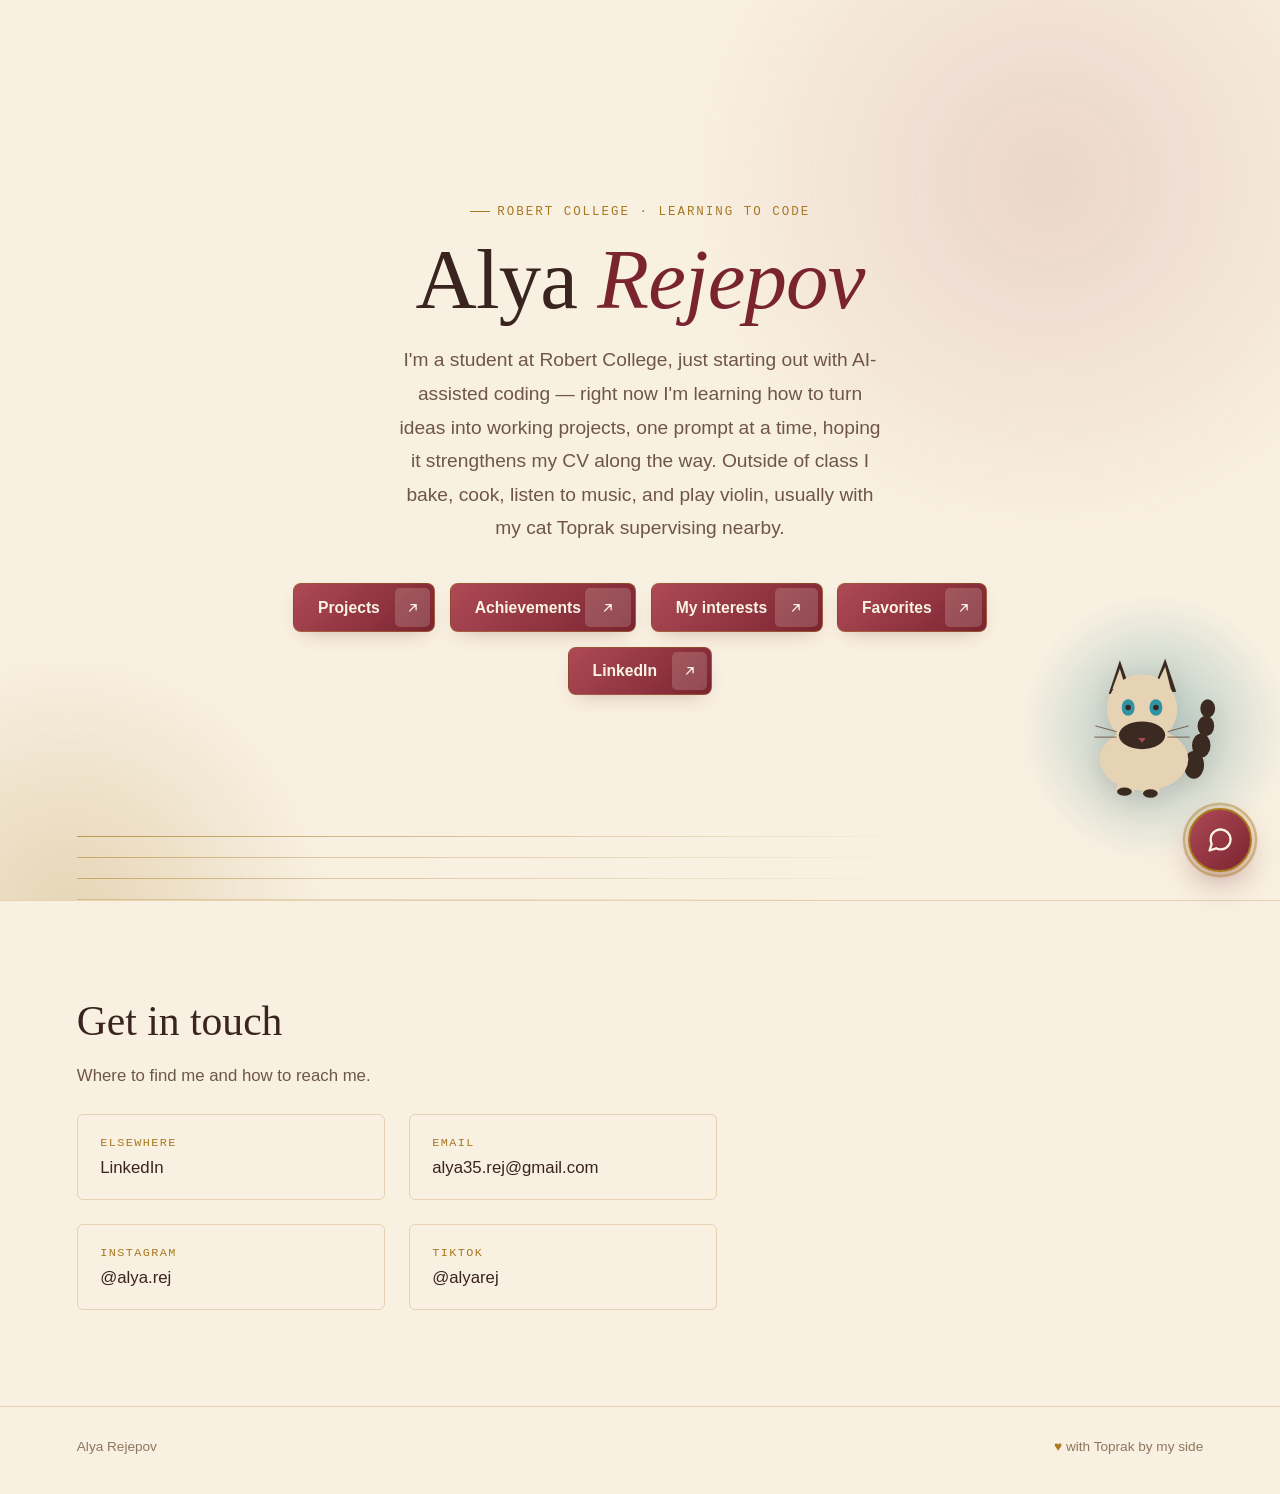
<file: index.html>
<!doctype html>
<html lang="en">
<head>
  <meta charset="utf-8">
  <meta name="viewport" content="width=device-width, initial-scale=1">
  <title>Alya Rejepov</title>
  <meta name="description" content="Alya Rejepov — student at Robert College, new to AI-assisted coding.">
  <link rel="icon" type="image/svg+xml" href="favicon.svg">
  <link rel="stylesheet" href="styles.css">
</head>
<body>

<a class="skip-link" href="#connect">Skip to content</a>

<section class="hero" id="top">
  <div class="hero__glow" aria-hidden="true"></div>
  <div class="hero__glow hero__glow--gold" aria-hidden="true"></div>

  <div class="hero__inner">
    <p class="eyebrow">Robert College &middot; Learning to code</p>
    <h1 class="name">Alya <em>Rejepov</em></h1>
    <p class="intro">
      I'm a student at Robert College, just starting out with AI-assisted coding —
      right now I'm learning how to turn ideas into working projects, one prompt
      at a time, hoping it strengthens my CV along the way. Outside of class I bake,
      cook, listen to music, and play violin, usually with my cat Toprak supervising
      nearby.
    </p>
    <div class="cta-row">
      <a class="cta" href="projects.html">
        <span class="cta__label">Projects</span>
        <span class="cta__icon"><svg viewBox="0 0 24 24" fill="none" stroke="currentColor" stroke-width="2" stroke-linecap="round" stroke-linejoin="round"><path d="M7 17 17 7M9 7h8v8"/></svg></span>
      </a>
      <a class="cta" href="achievements.html">
        <span class="cta__label">Achievements</span>
        <span class="cta__icon"><svg viewBox="0 0 24 24" fill="none" stroke="currentColor" stroke-width="2" stroke-linecap="round" stroke-linejoin="round"><path d="M7 17 17 7M9 7h8v8"/></svg></span>
      </a>
      <a class="cta" href="ilgi-alanlarim.html">
        <span class="cta__label">My interests</span>
        <span class="cta__icon"><svg viewBox="0 0 24 24" fill="none" stroke="currentColor" stroke-width="2" stroke-linecap="round" stroke-linejoin="round"><path d="M7 17 17 7M9 7h8v8"/></svg></span>
      </a>
      <a class="cta" href="favoriler.html">
        <span class="cta__label">Favorites</span>
        <span class="cta__icon"><svg viewBox="0 0 24 24" fill="none" stroke="currentColor" stroke-width="2" stroke-linecap="round" stroke-linejoin="round"><path d="M7 17 17 7M9 7h8v8"/></svg></span>
      </a>
      <a class="cta" href="https://www.linkedin.com/in/alya-rejepov-1987a23a0/" rel="noopener">
        <span class="cta__label">LinkedIn</span>
        <span class="cta__icon"><svg viewBox="0 0 24 24" fill="none" stroke="currentColor" stroke-width="2" stroke-linecap="round" stroke-linejoin="round"><path d="M7 17 17 7M9 7h8v8"/></svg></span>
      </a>
    </div>
  </div>

  <div class="cat-widget" aria-hidden="true">
    <div class="cat-widget__glow"></div>
    <svg viewBox="0 0 160 160">
      <g class="tail">
        <ellipse cx="122" cy="122" rx="11" ry="15" fill="#3a2a22"/>
        <ellipse cx="130" cy="101" rx="10" ry="13" fill="#3a2a22"/>
        <ellipse cx="135" cy="80" rx="9" ry="11" fill="#3a2a22"/>
        <ellipse cx="137" cy="61" rx="8" ry="10" fill="#3a2a22"/>
      </g>

      <ellipse cx="68" cy="116" rx="48" ry="34" fill="#e6d3b3"/>
      <ellipse cx="48" cy="147" rx="10" ry="8" fill="#e6d3b3"/>
      <ellipse cx="75" cy="149" rx="10" ry="8" fill="#e6d3b3"/>
      <ellipse cx="47" cy="151" rx="8" ry="4.5" fill="#3a2a22"/>
      <ellipse cx="75" cy="153" rx="8" ry="4.5" fill="#3a2a22"/>

      <polygon points="30,45 42,9 56,48" fill="#3a2a22"/>
      <polygon points="34,40 42,18 49,41" fill="#e6d3b3"/>
      <polygon points="76,46 91,7 103,43" fill="#3a2a22"/>
      <polygon points="80,39 91,16 97,40" fill="#e6d3b3"/>

      <circle cx="66" cy="62" r="38" fill="#e6d3b3"/>
      <ellipse cx="66" cy="90" rx="25" ry="15" fill="#3a2a22"/>

      <g class="eye">
        <ellipse cx="51" cy="60" rx="7" ry="9" fill="#2f93a3"/>
        <g class="pupil"><circle cx="51" cy="60" r="3" fill="#3a241f"/></g>
      </g>
      <g class="eye">
        <ellipse cx="81" cy="60" rx="7" ry="9" fill="#2f93a3"/>
        <g class="pupil"><circle cx="81" cy="60" r="3" fill="#3a241f"/></g>
      </g>

      <polygon points="62,93 70,93 66,98" fill="#ad4a56"/>

      <g stroke="#6f5647" stroke-width="1" stroke-linecap="round">
        <line x1="38" y1="86" x2="16" y2="80"/>
        <line x1="38" y1="92" x2="15" y2="92"/>
        <line x1="94" y1="86" x2="116" y2="80"/>
        <line x1="94" y1="92" x2="117" y2="92"/>
      </g>
    </svg>
  </div>
  <p class="cat-caption">that's Toprak, keeping an eye on things</p>

  <div class="strings" aria-hidden="true">
    <span></span><span></span><span></span><span></span>
  </div>
</section>

<section class="section" id="connect">
  <div class="section__inner">
    <h2>Get in touch</h2>
    <p>Where to find me and how to reach me.</p>
    <div class="connect-grid">
      <a class="connect-card" href="https://www.linkedin.com/in/alya-rejepov-1987a23a0/" rel="noopener">
        <span class="label">Elsewhere</span>
        <span class="value">LinkedIn</span>
      </a>
      <a class="connect-card" href="mailto:alya35.rej@gmail.com">
        <span class="label">Email</span>
        <span class="value">alya35.rej@gmail.com</span>
      </a>
      <a class="connect-card" href="https://www.instagram.com/alya.rej/" rel="noopener">
        <span class="label">Instagram</span>
        <span class="value">@alya.rej</span>
      </a>
      <a class="connect-card" href="https://www.tiktok.com/@alyarej" rel="noopener">
        <span class="label">TikTok</span>
        <span class="value">@alyarej</span>
      </a>
    </div>
  </div>
</section>

<footer>
  <span>Alya Rejepov</span>
  <span><span class="paw">&hearts;</span> with Toprak by my side</span>
</footer>

<div class="chat-widget" id="chat-widget">
  <button class="chat-launcher" id="chat-launcher" type="button" aria-expanded="false" aria-controls="chat-panel" aria-label="Open chat about Alya">
    <svg viewBox="0 0 24 24" fill="none" stroke="currentColor" stroke-width="2" stroke-linecap="round" stroke-linejoin="round"><path d="M21 11.5a8.38 8.38 0 0 1-.9 3.8 8.5 8.5 0 0 1-7.6 4.7 8.38 8.38 0 0 1-3.8-.9L3 21l1.9-5.7a8.38 8.38 0 0 1-.9-3.8 8.5 8.5 0 0 1 4.7-7.6 8.38 8.38 0 0 1 3.8-.9h.5a8.48 8.48 0 0 1 8 8v.5z"/></svg>
  </button>

  <div class="chat-panel" id="chat-panel" hidden>
    <div class="chat-panel__header">
      <span class="chat-panel__title">Ask about Alya</span>
      <button class="chat-panel__close" id="chat-close" type="button" aria-label="Close chat">&times;</button>
    </div>

    <div class="chat-panel__messages" id="chat-messages">
      <div class="chat-msg chat-msg--bot">Hi! I'm Alya's personal assistant. Ask me about her projects, interests, achievements, or goals.</div>
    </div>

    <div class="chat-panel__suggestions" id="chat-suggestions">
      <button class="chat-suggestion" type="button">What's her biggest achievement?</button>
      <button class="chat-suggestion" type="button">What projects has she worked on?</button>
      <button class="chat-suggestion" type="button">What are her future goals?</button>
    </div>

    <form class="chat-panel__form" id="chat-form">
      <input type="text" id="chat-input" placeholder="Ask a question…" autocomplete="off" required aria-label="Your question">
      <button type="submit" id="chat-send" aria-label="Send">
        <svg viewBox="0 0 24 24" fill="none" stroke="currentColor" stroke-width="2" stroke-linecap="round" stroke-linejoin="round"><path d="M22 2 11 13M22 2 15 22l-4-9-9-4 20-7z"/></svg>
      </button>
    </form>
  </div>
</div>

<script src="cat.js"></script>
<script src="chatbot.js"></script>
</body>
</html>
</file>
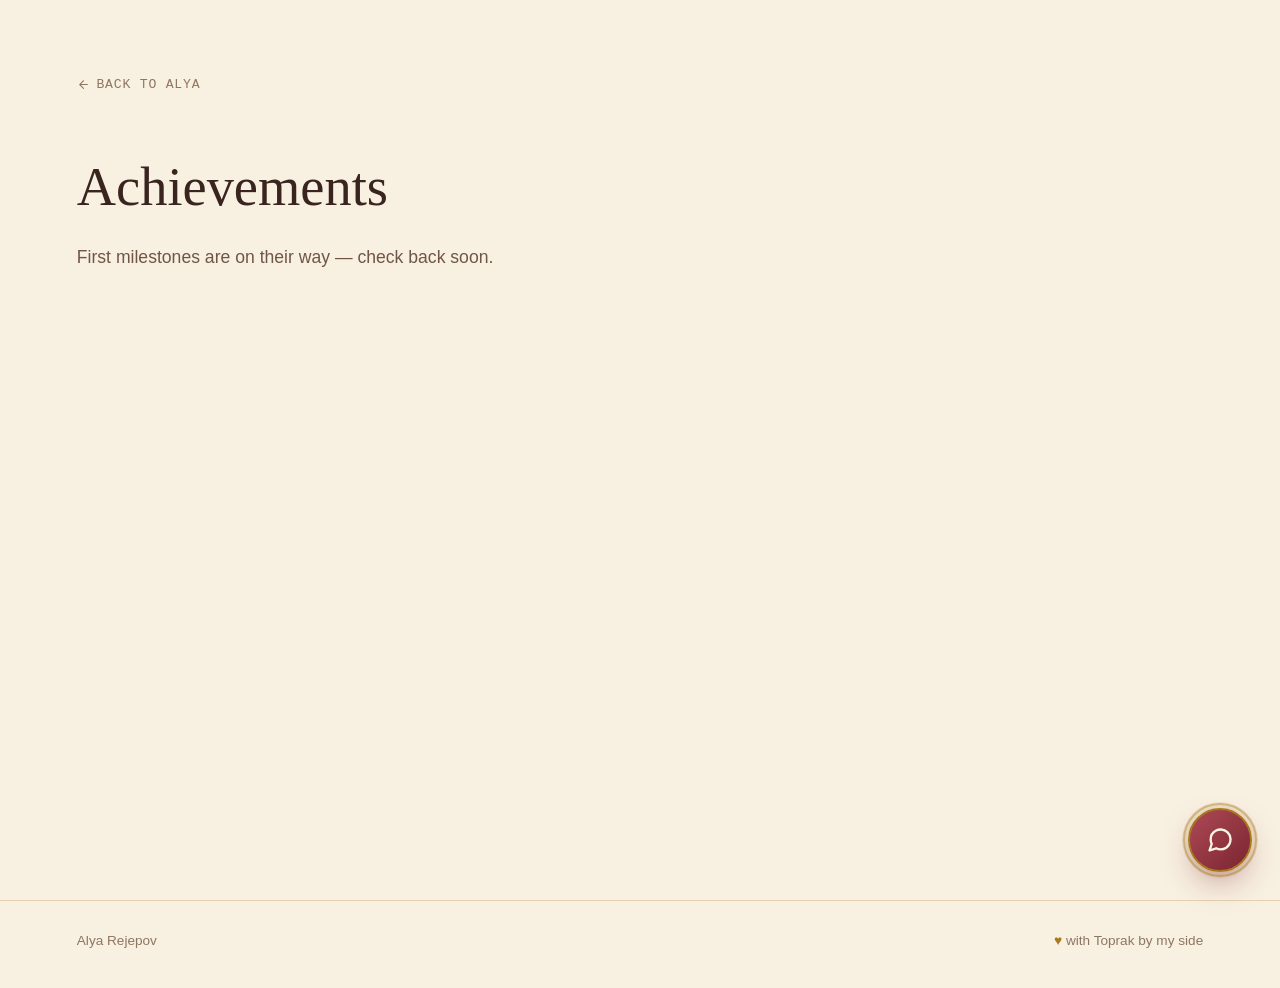
<file: achievements.html>
<!doctype html>
<html lang="en">
<head>
  <meta charset="utf-8">
  <meta name="viewport" content="width=device-width, initial-scale=1">
  <title>Achievements — Alya Rejepov</title>
  <meta name="description" content="Milestones and achievements of Alya Rejepov.">
  <link rel="icon" type="image/svg+xml" href="favicon.svg">
  <link rel="stylesheet" href="styles.css">
</head>
<body>

<div class="page">
  <a class="back-link" href="index.html">
    <svg viewBox="0 0 24 24" fill="none" stroke="currentColor" stroke-width="2" stroke-linecap="round" stroke-linejoin="round"><path d="M19 12H5M12 19l-7-7 7-7"/></svg>
    Back to Alya
  </a>

  <div class="page__inner">
    <h1>Achievements</h1>
    <p class="lede">First milestones are on their way — check back soon.</p>
  </div>
</div>

<footer>
  <span>Alya Rejepov</span>
  <span><span class="paw">&hearts;</span> with Toprak by my side</span>
</footer>

<div class="chat-widget" id="chat-widget">
  <button class="chat-launcher" id="chat-launcher" type="button" aria-expanded="false" aria-controls="chat-panel" aria-label="Open chat about Alya">
    <svg viewBox="0 0 24 24" fill="none" stroke="currentColor" stroke-width="2" stroke-linecap="round" stroke-linejoin="round"><path d="M21 11.5a8.38 8.38 0 0 1-.9 3.8 8.5 8.5 0 0 1-7.6 4.7 8.38 8.38 0 0 1-3.8-.9L3 21l1.9-5.7a8.38 8.38 0 0 1-.9-3.8 8.5 8.5 0 0 1 4.7-7.6 8.38 8.38 0 0 1 3.8-.9h.5a8.48 8.48 0 0 1 8 8v.5z"/></svg>
  </button>

  <div class="chat-panel" id="chat-panel" hidden>
    <div class="chat-panel__header">
      <span class="chat-panel__title">Ask about Alya</span>
      <button class="chat-panel__close" id="chat-close" type="button" aria-label="Close chat">&times;</button>
    </div>

    <div class="chat-panel__messages" id="chat-messages">
      <div class="chat-msg chat-msg--bot">Hi! I'm Alya's personal assistant. Ask me about her projects, interests, achievements, or goals.</div>
    </div>

    <div class="chat-panel__suggestions" id="chat-suggestions">
      <button class="chat-suggestion" type="button">What's her biggest achievement?</button>
      <button class="chat-suggestion" type="button">What projects has she worked on?</button>
      <button class="chat-suggestion" type="button">What are her future goals?</button>
    </div>

    <form class="chat-panel__form" id="chat-form">
      <input type="text" id="chat-input" placeholder="Ask a question…" autocomplete="off" required aria-label="Your question">
      <button type="submit" id="chat-send" aria-label="Send">
        <svg viewBox="0 0 24 24" fill="none" stroke="currentColor" stroke-width="2" stroke-linecap="round" stroke-linejoin="round"><path d="M22 2 11 13M22 2 15 22l-4-9-9-4 20-7z"/></svg>
      </button>
    </form>
  </div>
</div>

<script src="cat.js"></script>
<script src="chatbot.js"></script>
</body>
</html>
</file>
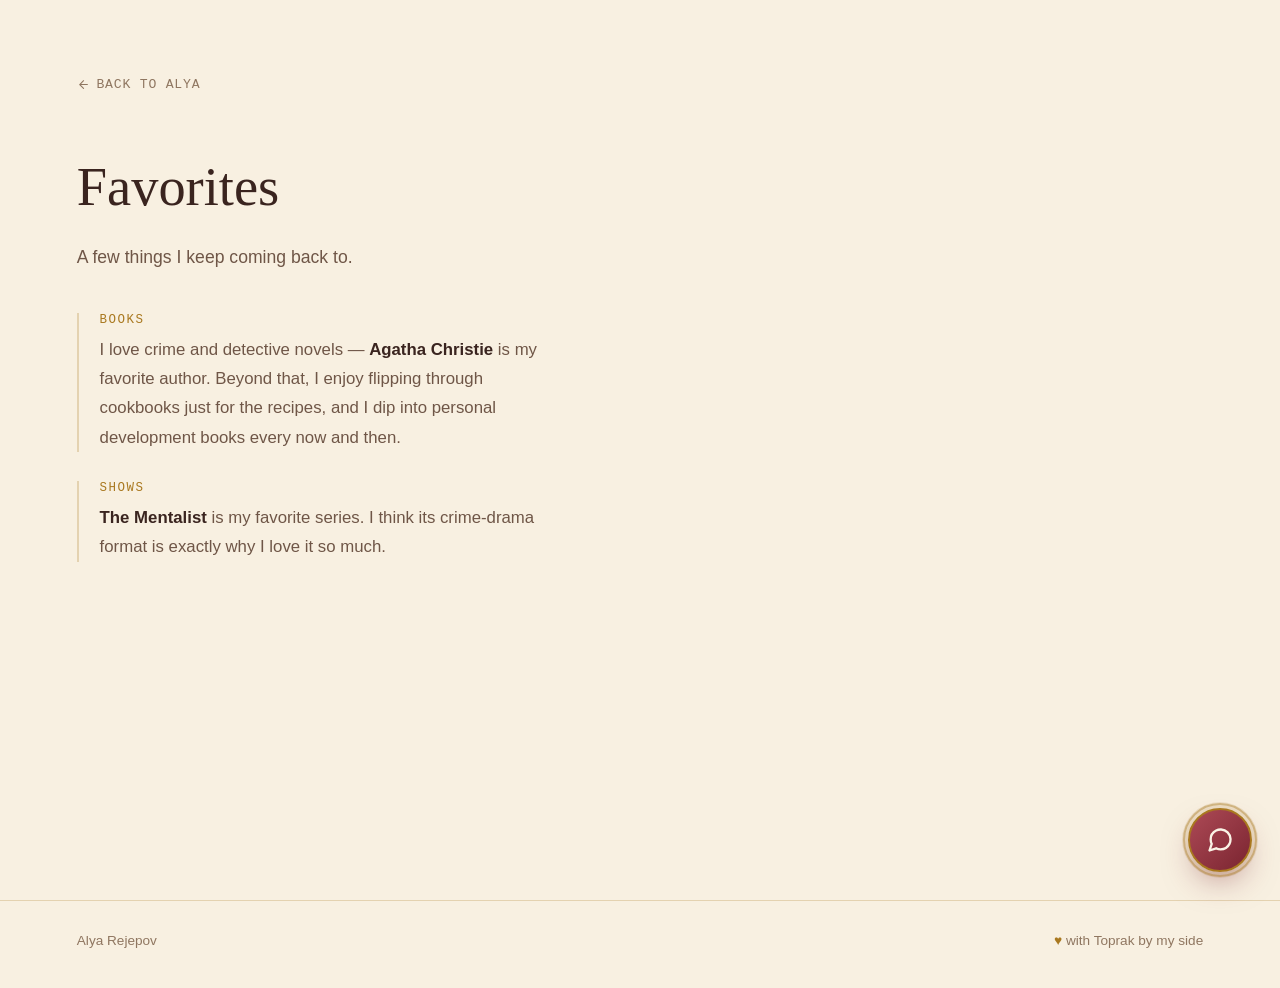
<file: favoriler.html>
<!doctype html>
<html lang="en">
<head>
  <meta charset="utf-8">
  <meta name="viewport" content="width=device-width, initial-scale=1">
  <title>Favorites — Alya Rejepov</title>
  <meta name="description" content="Books and shows Alya Rejepov keeps coming back to.">
  <link rel="icon" type="image/svg+xml" href="favicon.svg">
  <link rel="stylesheet" href="styles.css">
</head>
<body>

<div class="page">
  <a class="back-link" href="index.html">
    <svg viewBox="0 0 24 24" fill="none" stroke="currentColor" stroke-width="2" stroke-linecap="round" stroke-linejoin="round"><path d="M19 12H5M12 19l-7-7 7-7"/></svg>
    Back to Alya
  </a>

  <div class="page__inner">
    <h1>Favorites</h1>
    <p class="lede">A few things I keep coming back to.</p>

    <div class="entry-list">
      <div class="entry">
        <span class="label">Books</span>
        <p>
          I love crime and detective novels — <strong>Agatha Christie</strong> is my
          favorite author. Beyond that, I enjoy flipping through cookbooks just for
          the recipes, and I dip into personal development books every now and then.
        </p>
      </div>
      <div class="entry">
        <span class="label">Shows</span>
        <p>
          <strong>The Mentalist</strong> is my favorite series. I think its
          crime-drama format is exactly why I love it so much.
        </p>
      </div>
    </div>
  </div>
</div>

<footer>
  <span>Alya Rejepov</span>
  <span><span class="paw">&hearts;</span> with Toprak by my side</span>
</footer>

<div class="chat-widget" id="chat-widget">
  <button class="chat-launcher" id="chat-launcher" type="button" aria-expanded="false" aria-controls="chat-panel" aria-label="Open chat about Alya">
    <svg viewBox="0 0 24 24" fill="none" stroke="currentColor" stroke-width="2" stroke-linecap="round" stroke-linejoin="round"><path d="M21 11.5a8.38 8.38 0 0 1-.9 3.8 8.5 8.5 0 0 1-7.6 4.7 8.38 8.38 0 0 1-3.8-.9L3 21l1.9-5.7a8.38 8.38 0 0 1-.9-3.8 8.5 8.5 0 0 1 4.7-7.6 8.38 8.38 0 0 1 3.8-.9h.5a8.48 8.48 0 0 1 8 8v.5z"/></svg>
  </button>

  <div class="chat-panel" id="chat-panel" hidden>
    <div class="chat-panel__header">
      <span class="chat-panel__title">Ask about Alya</span>
      <button class="chat-panel__close" id="chat-close" type="button" aria-label="Close chat">&times;</button>
    </div>

    <div class="chat-panel__messages" id="chat-messages">
      <div class="chat-msg chat-msg--bot">Hi! I'm Alya's personal assistant. Ask me about her projects, interests, achievements, or goals.</div>
    </div>

    <div class="chat-panel__suggestions" id="chat-suggestions">
      <button class="chat-suggestion" type="button">What's her biggest achievement?</button>
      <button class="chat-suggestion" type="button">What projects has she worked on?</button>
      <button class="chat-suggestion" type="button">What are her future goals?</button>
    </div>

    <form class="chat-panel__form" id="chat-form">
      <input type="text" id="chat-input" placeholder="Ask a question…" autocomplete="off" required aria-label="Your question">
      <button type="submit" id="chat-send" aria-label="Send">
        <svg viewBox="0 0 24 24" fill="none" stroke="currentColor" stroke-width="2" stroke-linecap="round" stroke-linejoin="round"><path d="M22 2 11 13M22 2 15 22l-4-9-9-4 20-7z"/></svg>
      </button>
    </form>
  </div>
</div>

<script src="cat.js"></script>
<script src="chatbot.js"></script>
</body>
</html>
</file>
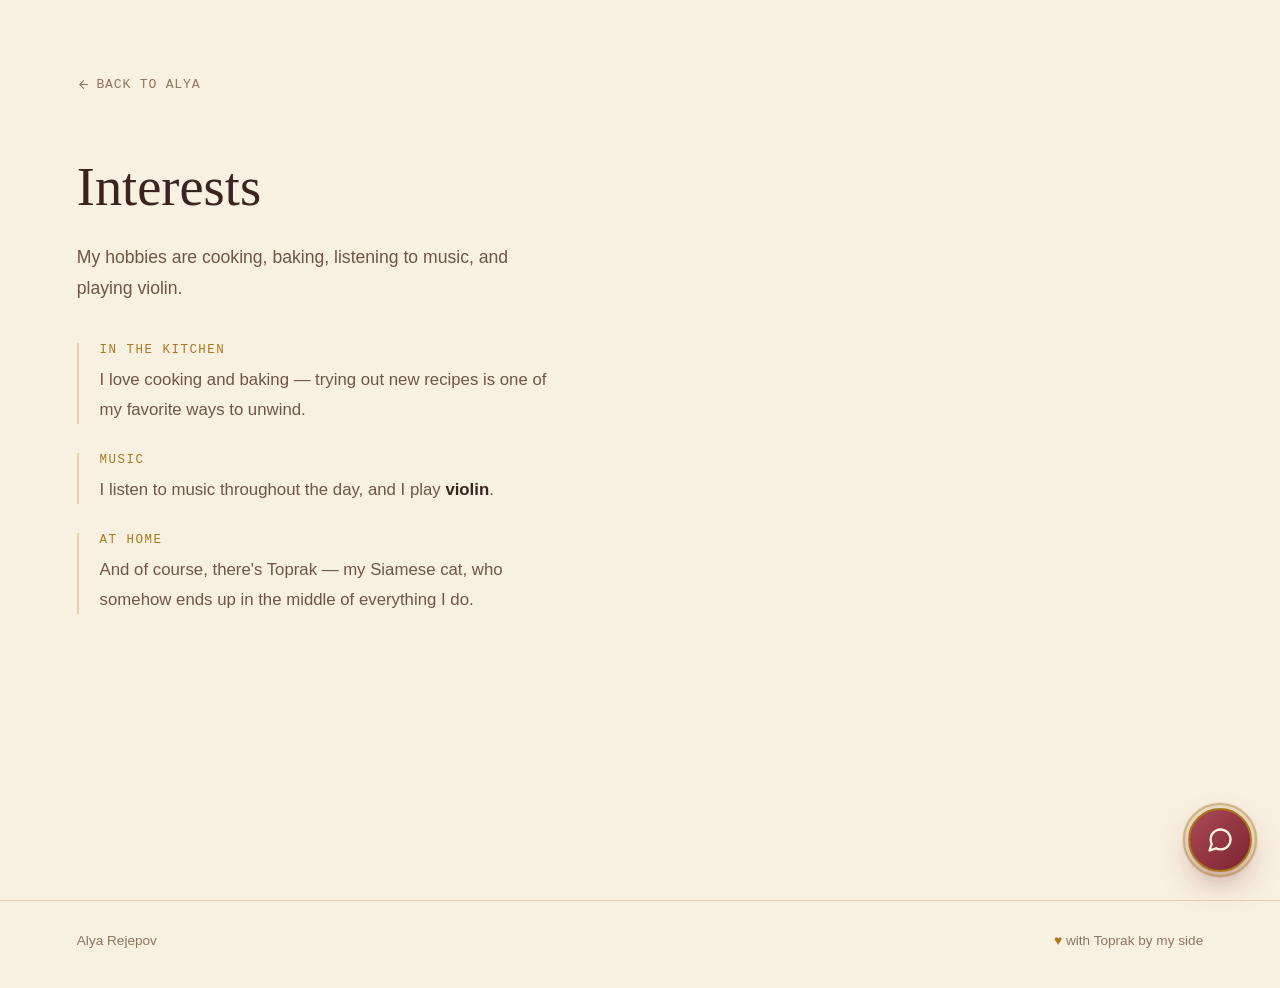
<file: ilgi-alanlarim.html>
<!doctype html>
<html lang="en">
<head>
  <meta charset="utf-8">
  <meta name="viewport" content="width=device-width, initial-scale=1">
  <title>Interests — Alya Rejepov</title>
  <meta name="description" content="What Alya Rejepov does outside of class.">
  <link rel="icon" type="image/svg+xml" href="favicon.svg">
  <link rel="stylesheet" href="styles.css">
</head>
<body>

<div class="page">
  <a class="back-link" href="index.html">
    <svg viewBox="0 0 24 24" fill="none" stroke="currentColor" stroke-width="2" stroke-linecap="round" stroke-linejoin="round"><path d="M19 12H5M12 19l-7-7 7-7"/></svg>
    Back to Alya
  </a>

  <div class="page__inner">
    <h1>Interests</h1>
    <p class="lede">My hobbies are cooking, baking, listening to music, and playing violin.</p>

    <div class="entry-list">
      <div class="entry">
        <span class="label">In the kitchen</span>
        <p>I love cooking and baking — trying out new recipes is one of my favorite ways to unwind.</p>
      </div>
      <div class="entry">
        <span class="label">Music</span>
        <p>I listen to music throughout the day, and I play <strong>violin</strong>.</p>
      </div>
      <div class="entry">
        <span class="label">At home</span>
        <p>And of course, there's Toprak — my Siamese cat, who somehow ends up in the middle of everything I do.</p>
      </div>
    </div>
  </div>
</div>

<footer>
  <span>Alya Rejepov</span>
  <span><span class="paw">&hearts;</span> with Toprak by my side</span>
</footer>

<div class="chat-widget" id="chat-widget">
  <button class="chat-launcher" id="chat-launcher" type="button" aria-expanded="false" aria-controls="chat-panel" aria-label="Open chat about Alya">
    <svg viewBox="0 0 24 24" fill="none" stroke="currentColor" stroke-width="2" stroke-linecap="round" stroke-linejoin="round"><path d="M21 11.5a8.38 8.38 0 0 1-.9 3.8 8.5 8.5 0 0 1-7.6 4.7 8.38 8.38 0 0 1-3.8-.9L3 21l1.9-5.7a8.38 8.38 0 0 1-.9-3.8 8.5 8.5 0 0 1 4.7-7.6 8.38 8.38 0 0 1 3.8-.9h.5a8.48 8.48 0 0 1 8 8v.5z"/></svg>
  </button>

  <div class="chat-panel" id="chat-panel" hidden>
    <div class="chat-panel__header">
      <span class="chat-panel__title">Ask about Alya</span>
      <button class="chat-panel__close" id="chat-close" type="button" aria-label="Close chat">&times;</button>
    </div>

    <div class="chat-panel__messages" id="chat-messages">
      <div class="chat-msg chat-msg--bot">Hi! I'm Alya's personal assistant. Ask me about her projects, interests, achievements, or goals.</div>
    </div>

    <div class="chat-panel__suggestions" id="chat-suggestions">
      <button class="chat-suggestion" type="button">What's her biggest achievement?</button>
      <button class="chat-suggestion" type="button">What projects has she worked on?</button>
      <button class="chat-suggestion" type="button">What are her future goals?</button>
    </div>

    <form class="chat-panel__form" id="chat-form">
      <input type="text" id="chat-input" placeholder="Ask a question…" autocomplete="off" required aria-label="Your question">
      <button type="submit" id="chat-send" aria-label="Send">
        <svg viewBox="0 0 24 24" fill="none" stroke="currentColor" stroke-width="2" stroke-linecap="round" stroke-linejoin="round"><path d="M22 2 11 13M22 2 15 22l-4-9-9-4 20-7z"/></svg>
      </button>
    </form>
  </div>
</div>

<script src="cat.js"></script>
<script src="chatbot.js"></script>
</body>
</html>
</file>
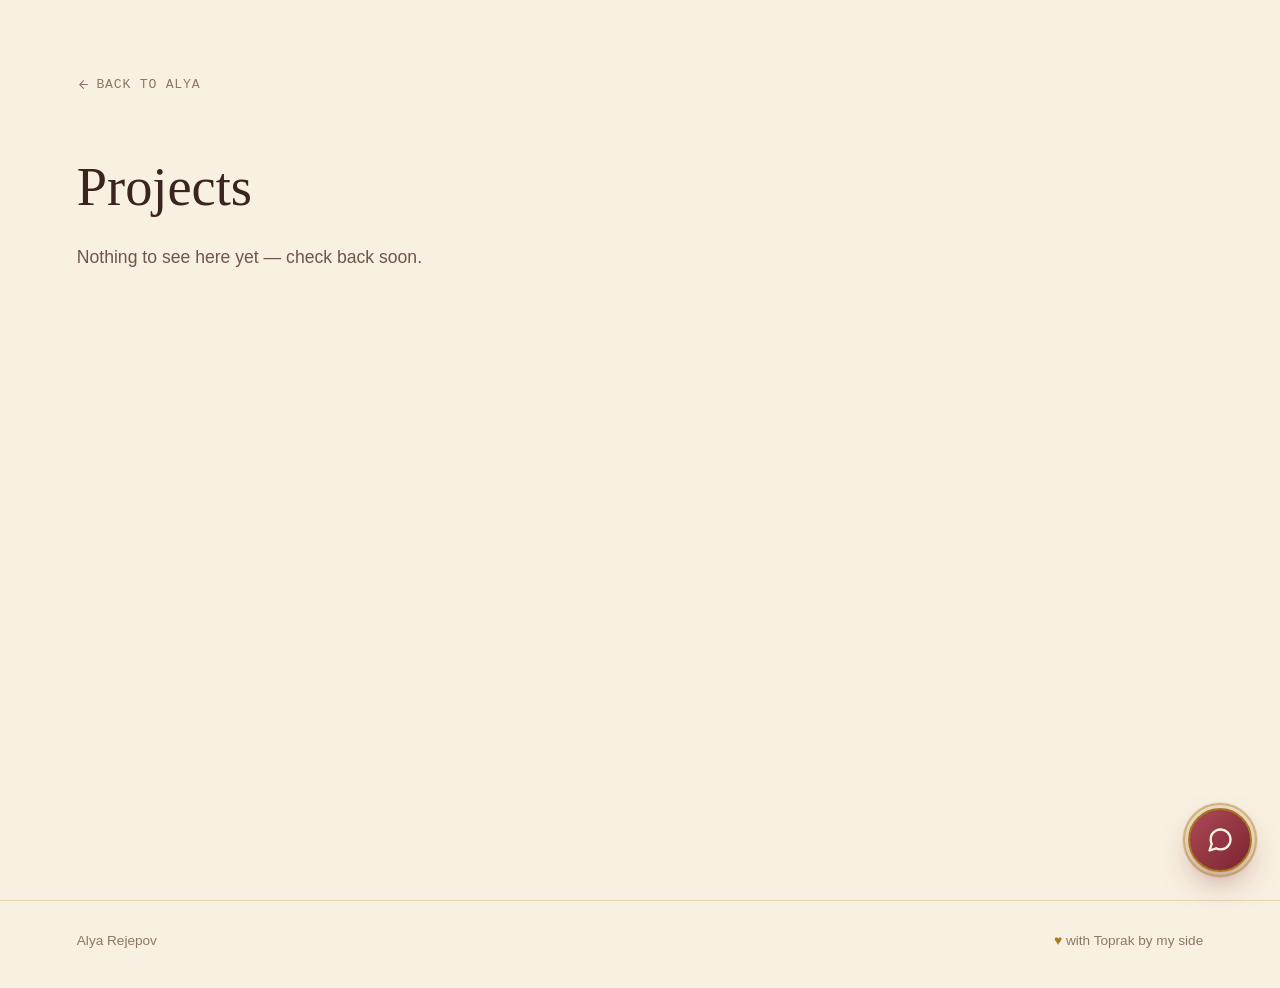
<file: projects.html>
<!doctype html>
<html lang="en">
<head>
  <meta charset="utf-8">
  <meta name="viewport" content="width=device-width, initial-scale=1">
  <title>Projects — Alya Rejepov</title>
  <meta name="description" content="Projects Alya Rejepov has built.">
  <link rel="icon" type="image/svg+xml" href="favicon.svg">
  <link rel="stylesheet" href="styles.css">
</head>
<body>

<div class="page">
  <a class="back-link" href="index.html">
    <svg viewBox="0 0 24 24" fill="none" stroke="currentColor" stroke-width="2" stroke-linecap="round" stroke-linejoin="round"><path d="M19 12H5M12 19l-7-7 7-7"/></svg>
    Back to Alya
  </a>

  <div class="page__inner">
    <h1>Projects</h1>
    <p class="lede">Nothing to see here yet — check back soon.</p>
  </div>
</div>

<footer>
  <span>Alya Rejepov</span>
  <span><span class="paw">&hearts;</span> with Toprak by my side</span>
</footer>

<div class="chat-widget" id="chat-widget">
  <button class="chat-launcher" id="chat-launcher" type="button" aria-expanded="false" aria-controls="chat-panel" aria-label="Open chat about Alya">
    <svg viewBox="0 0 24 24" fill="none" stroke="currentColor" stroke-width="2" stroke-linecap="round" stroke-linejoin="round"><path d="M21 11.5a8.38 8.38 0 0 1-.9 3.8 8.5 8.5 0 0 1-7.6 4.7 8.38 8.38 0 0 1-3.8-.9L3 21l1.9-5.7a8.38 8.38 0 0 1-.9-3.8 8.5 8.5 0 0 1 4.7-7.6 8.38 8.38 0 0 1 3.8-.9h.5a8.48 8.48 0 0 1 8 8v.5z"/></svg>
  </button>

  <div class="chat-panel" id="chat-panel" hidden>
    <div class="chat-panel__header">
      <span class="chat-panel__title">Ask about Alya</span>
      <button class="chat-panel__close" id="chat-close" type="button" aria-label="Close chat">&times;</button>
    </div>

    <div class="chat-panel__messages" id="chat-messages">
      <div class="chat-msg chat-msg--bot">Hi! I'm Alya's personal assistant. Ask me about her projects, interests, achievements, or goals.</div>
    </div>

    <div class="chat-panel__suggestions" id="chat-suggestions">
      <button class="chat-suggestion" type="button">What's her biggest achievement?</button>
      <button class="chat-suggestion" type="button">What projects has she worked on?</button>
      <button class="chat-suggestion" type="button">What are her future goals?</button>
    </div>

    <form class="chat-panel__form" id="chat-form">
      <input type="text" id="chat-input" placeholder="Ask a question…" autocomplete="off" required aria-label="Your question">
      <button type="submit" id="chat-send" aria-label="Send">
        <svg viewBox="0 0 24 24" fill="none" stroke="currentColor" stroke-width="2" stroke-linecap="round" stroke-linejoin="round"><path d="M22 2 11 13M22 2 15 22l-4-9-9-4 20-7z"/></svg>
      </button>
    </form>
  </div>
</div>

<script src="cat.js"></script>
<script src="chatbot.js"></script>
</body>
</html>
</file>
<file: styles.css>
:root {
  --bg: #f8f0e1;
  --bg-panel: #f8f0e1;
  --ink: #3a241f;
  --ink-muted: #6f5647;
  --ink-faint: #8f7660;
  --maroon: #ad4a56;
  --maroon-bright: #7a2430;
  --gold: #a9781f;
  --gold-soft: #e8cd94;
  --line: rgba(169, 120, 31, 0.25);
  --on-accent: #faf3e6;

  --siamese-cream: #e6d3b3;
  --siamese-seal: #3a2a22;
  --siamese-blue: #2f93a3;

  --font-display: ui-serif, "Iowan Old Style", "Palatino Linotype", Georgia, "Times New Roman", serif;
  --font-body: -apple-system, BlinkMacSystemFont, "Segoe UI", Roboto, Helvetica, Arial, sans-serif;
  --font-label: ui-monospace, "SF Mono", "Cascadia Code", Menlo, Consolas, monospace;
}

* { box-sizing: border-box; }

html {
  background: var(--bg);
  color-scheme: light;
  overflow-x: hidden;
}

body {
  margin: 0;
  background: var(--bg);
  color: var(--ink);
  font-family: var(--font-body);
  -webkit-font-smoothing: antialiased;
  overflow-x: hidden;
}

a { color: inherit; }

::selection {
  background: var(--maroon);
  color: var(--on-accent);
}

.skip-link {
  position: absolute;
  left: -999px;
  top: 0;
  background: var(--gold);
  color: var(--ink);
  padding: 0.6rem 1rem;
  z-index: 100;
}
.skip-link:focus { left: 1rem; top: 1rem; }

a:focus-visible,
button:focus-visible {
  outline: 2px solid var(--gold);
  outline-offset: 3px;
}

/* ---------- Hero ---------- */

.hero {
  position: relative;
  min-height: 100svh;
  display: flex;
  align-items: center;
  justify-content: center;
  text-align: center;
  padding: clamp(1.5rem, 6vw, 5rem);
  isolation: isolate;
  overflow: hidden;
}

.hero__glow {
  position: absolute;
  inset: -20% -10% auto auto;
  width: min(60vw, 720px);
  height: min(60vw, 720px);
  background: radial-gradient(circle, rgba(173, 74, 86, 0.16), rgba(173, 74, 86, 0) 70%);
  filter: blur(10px);
  z-index: -2;
  animation: drift 14s ease-in-out infinite alternate;
}

.hero__glow--gold {
  inset: auto auto -30% -15%;
  width: min(45vw, 520px);
  height: min(45vw, 520px);
  background: radial-gradient(circle, rgba(169, 120, 31, 0.22), rgba(169, 120, 31, 0) 70%);
  animation-duration: 18s;
  animation-delay: -4s;
}

@keyframes drift {
  from { transform: translate(0, 0) scale(1); }
  to   { transform: translate(-4%, 3%) scale(1.08); }
}

.hero__inner {
  max-width: 44rem;
  position: relative;
  z-index: 1;
}

.eyebrow {
  font-family: var(--font-label);
  font-size: 0.78rem;
  letter-spacing: 0.16em;
  text-transform: uppercase;
  color: var(--gold);
  margin: 0 0 1.1rem;
  display: flex;
  align-items: center;
  justify-content: center;
  gap: 0.6em;
}

.eyebrow::before {
  content: "";
  display: inline-block;
  width: 1.6em;
  height: 1px;
  background: var(--gold);
}

h1.name {
  font-family: var(--font-display);
  font-weight: 500;
  font-size: clamp(2.6rem, 5vw + 1.3rem, 5.5rem);
  line-height: 1.02;
  letter-spacing: -0.01em;
  margin: 0 0 1.3rem;
  text-wrap: balance;
  color: var(--ink);
}

h1.name em {
  font-style: italic;
  color: var(--maroon-bright);
}

.intro {
  font-size: clamp(1.05rem, 0.4vw + 1rem, 1.2rem);
  line-height: 1.75;
  color: var(--ink-muted);
  max-width: 46ch;
  margin: 0 auto 2.4rem;
}

/* ---------- Buttons ---------- */

.cta-row {
  display: flex;
  flex-wrap: wrap;
  justify-content: center;
  gap: 0.9rem;
}

.cta {
  position: relative;
  overflow: hidden;
  display: inline-flex;
  align-items: center;
  font-family: var(--font-body);
  font-size: 0.98rem;
  font-weight: 600;
  color: var(--on-accent);
  background: linear-gradient(135deg, var(--maroon), var(--maroon-bright));
  border: 1px solid rgba(169, 120, 31, 0.4);
  padding: 0.9rem 3.4rem 0.9rem 1.5rem;
  border-radius: 8px;
  cursor: pointer;
  text-decoration: none;
  transition: transform 0.2s ease, box-shadow 0.2s ease, border-color 0.2s ease;
  box-shadow: 0 8px 20px -10px rgba(122, 36, 48, 0.35);
}

.cta:hover {
  transform: translateY(-2px);
  border-color: var(--gold);
  box-shadow: 0 14px 26px -10px rgba(122, 36, 48, 0.45);
}

.cta__label {
  transition: opacity 0.4s ease;
  white-space: nowrap;
}
.cta:hover .cta__label { opacity: 0; }

.cta__icon {
  position: absolute;
  top: 4px;
  right: 4px;
  bottom: 4px;
  width: 25%;
  border-radius: 5px;
  z-index: 1;
  display: grid;
  place-items: center;
  background: rgba(250, 243, 230, 0.18);
  transition: width 0.4s ease;
}
.cta:hover .cta__icon { width: calc(100% - 8px); }
.cta:active .cta__icon { transform: scale(0.95); }
.cta__icon svg { width: 1em; height: 1em; }

/* violin-string divider */
.strings {
  position: absolute;
  left: 0;
  right: 0;
  bottom: 0;
  height: 64px;
  display: flex;
  flex-direction: column;
  justify-content: space-between;
  padding: 0 clamp(1.5rem, 6vw, 5rem);
  pointer-events: none;
}

.strings span {
  display: block;
  height: 1px;
  background: linear-gradient(90deg, var(--gold) 0%, transparent 75%);
  opacity: 0.5;
}
.strings span:nth-child(1) { opacity: 0.7; }
.strings span:nth-child(4) { opacity: 0.3; }

/* ---------- Generic sections ---------- */

.section {
  position: relative;
  background: var(--bg-panel);
  border-top: 1px solid var(--line);
  padding: clamp(3.5rem, 8vw, 6rem) clamp(1.5rem, 6vw, 5rem);
}

.section__inner { max-width: 40rem; }

.section h2 {
  font-family: var(--font-display);
  font-weight: 500;
  font-size: clamp(1.8rem, 2.5vw + 1rem, 2.6rem);
  margin: 0 0 1rem;
  color: var(--ink);
}

.section p {
  font-size: 1.05rem;
  line-height: 1.75;
  color: var(--ink-muted);
  max-width: 42ch;
  margin: 0 0 1.2rem;
}

.section p:last-child { margin-bottom: 0; }

/* ---------- Connect / contact ---------- */

.connect-grid {
  display: grid;
  gap: 1.5rem;
  grid-template-columns: repeat(auto-fit, minmax(220px, 1fr));
  margin-top: 1.5rem;
}

.connect-card {
  display: block;
  padding: 1.3rem 1.4rem;
  border: 1px solid var(--line);
  border-radius: 6px;
  text-decoration: none;
  transition: border-color 0.2s ease, transform 0.2s ease;
}

.connect-card:hover {
  border-color: var(--gold);
  transform: translateY(-2px);
}

.connect-card .label {
  font-family: var(--font-label);
  font-size: 0.74rem;
  letter-spacing: 0.12em;
  text-transform: uppercase;
  color: var(--gold);
  display: block;
  margin-bottom: 0.5rem;
}

.connect-card .value {
  font-size: 1.05rem;
  color: var(--ink);
}

/* ---------- Footer ---------- */

footer {
  padding: 2rem clamp(1.5rem, 6vw, 5rem) 2.5rem;
  background: var(--bg-panel);
  border-top: 1px solid var(--line);
  display: flex;
  flex-wrap: wrap;
  gap: 0.6rem 1.2rem;
  align-items: baseline;
  justify-content: space-between;
  font-size: 0.85rem;
  color: var(--ink-faint);
}

footer .paw { color: var(--gold); }

/* ---------- Subpages ---------- */

.page {
  min-height: 100svh;
  padding: clamp(1.5rem, 6vw, 5rem);
  display: flex;
  flex-direction: column;
}

.back-link {
  display: inline-flex;
  align-items: center;
  gap: 0.5em;
  align-self: flex-start;
  font-family: var(--font-label);
  font-size: 0.82rem;
  letter-spacing: 0.06em;
  text-transform: uppercase;
  color: var(--ink-faint);
  text-decoration: none;
  margin-bottom: clamp(2.5rem, 6vw, 4rem);
  transition: color 0.2s ease;
}

.back-link:hover { color: var(--siamese-blue); }
.back-link svg { width: 1em; height: 1em; }

.page__inner { max-width: 40rem; flex: 1; }

.page h1 {
  font-family: var(--font-display);
  font-weight: 500;
  font-size: clamp(2.2rem, 4vw + 1rem, 3.4rem);
  margin: 0 0 1.5rem;
  text-wrap: balance;
}

.page .lede {
  font-size: 1.1rem;
  line-height: 1.75;
  color: var(--ink-muted);
  max-width: 48ch;
  margin: 0 0 2.5rem;
}

.entry-list {
  display: flex;
  flex-direction: column;
  gap: 1.8rem;
}

.entry {
  border-left: 2px solid var(--line);
  padding-left: 1.3rem;
}

.entry .label {
  font-family: var(--font-label);
  font-size: 0.78rem;
  letter-spacing: 0.12em;
  text-transform: uppercase;
  color: var(--gold);
  display: block;
  margin-bottom: 0.5rem;
}

.entry p {
  font-size: 1.05rem;
  line-height: 1.75;
  color: var(--ink-muted);
  max-width: 48ch;
  margin: 0;
}

.entry strong { color: var(--ink); font-weight: 600; }

/* ---------- Siamese cat illustration ---------- */

.cat-widget {
  position: absolute;
  right: clamp(1rem, 4vw, 4rem);
  bottom: clamp(3.5rem, 8vw, 6rem);
  width: clamp(88px, 12vw, 148px);
  z-index: 1;
  filter: drop-shadow(0 6px 14px rgba(58, 36, 31, 0.22));
}

.cat-widget__glow {
  position: absolute;
  inset: -40%;
  background: radial-gradient(circle, rgba(47, 147, 163, 0.28), rgba(47, 147, 163, 0) 70%);
  z-index: -1;
  border-radius: 50%;
}

.cat-widget .tail {
  transform-origin: 78% 68%;
  animation: tail-sway 3.6s ease-in-out infinite;
}

@keyframes tail-sway {
  0%, 100% { transform: rotate(0deg); }
  50% { transform: rotate(-7deg); }
}

.cat-caption {
  position: absolute;
  right: clamp(1rem, 4vw, 4rem);
  bottom: -1.4rem;
  font-family: var(--font-label);
  font-size: 0.7rem;
  letter-spacing: 0.08em;
  color: var(--ink-faint);
  white-space: nowrap;
}

/* Paw print trail (desktop, fine pointer only) */

.paw-print {
  position: fixed;
  top: 0;
  left: 0;
  width: 14px;
  height: 14px;
  pointer-events: none;
  z-index: 9999;
  opacity: 0.55;
  animation: paw-fade 1.1s ease-out forwards;
}

@keyframes paw-fade {
  0% { opacity: 0.55; transform: scale(1); }
  100% { opacity: 0; transform: scale(0.7); }
}

@media (prefers-reduced-motion: reduce) {
  .hero__glow,
  .cat-widget .tail,
  .paw-print,
  .chat-launcher::after {
    animation: none !important;
  }
  .paw-print { display: none; }
}

/* ---------- Chatbot ---------- */

.chat-widget {
  position: fixed;
  right: clamp(1rem, 3vw, 1.75rem);
  bottom: clamp(1rem, 3vw, 1.75rem);
  z-index: 500;
}

.chat-launcher {
  position: relative;
  width: 64px;
  height: 64px;
  border-radius: 50%;
  border: 2px solid var(--gold);
  background: linear-gradient(135deg, var(--maroon), var(--maroon-bright));
  color: var(--on-accent);
  display: flex;
  align-items: center;
  justify-content: center;
  cursor: pointer;
  box-shadow: 0 14px 32px -8px rgba(122, 36, 48, 0.5), 0 0 0 6px rgba(169, 120, 31, 0.14);
  transition: transform 0.2s ease, box-shadow 0.2s ease;
}

.chat-launcher::after {
  content: "";
  position: absolute;
  inset: -7px;
  border-radius: 50%;
  border: 2px solid rgba(169, 120, 31, 0.4);
  animation: chat-pulse 2.4s ease-out infinite;
  pointer-events: none;
}

@keyframes chat-pulse {
  0% { transform: scale(0.9); opacity: 0.8; }
  70% { transform: scale(1.35); opacity: 0; }
  100% { opacity: 0; }
}

.chat-launcher:hover {
  transform: translateY(-2px) scale(1.04);
  box-shadow: 0 18px 36px -8px rgba(122, 36, 48, 0.55), 0 0 0 6px rgba(169, 120, 31, 0.18);
}

.chat-launcher svg { width: 28px; height: 28px; }

.chat-panel[hidden] { display: none; }

.chat-panel {
  position: absolute;
  right: 0;
  bottom: calc(100% + 0.9rem);
  width: min(340px, calc(100vw - 2rem));
  max-height: min(480px, 70vh);
  display: flex;
  flex-direction: column;
  background: var(--bg);
  border: 1px solid var(--line);
  border-radius: 12px;
  box-shadow: 0 20px 50px -20px rgba(58, 36, 31, 0.35);
  overflow: hidden;
}

.chat-panel__header {
  display: flex;
  align-items: center;
  justify-content: space-between;
  padding: 0.9rem 1.1rem;
  border-bottom: 1px solid var(--line);
}

.chat-panel__title {
  font-family: var(--font-display);
  font-size: 1.05rem;
  color: var(--ink);
}

.chat-panel__close {
  background: none;
  border: none;
  color: var(--ink-faint);
  font-size: 1.3rem;
  line-height: 1;
  cursor: pointer;
  padding: 0.2rem;
}
.chat-panel__close:hover { color: var(--ink); }

.chat-panel__messages {
  flex: 1;
  overflow-y: auto;
  padding: 1rem 1.1rem;
  display: flex;
  flex-direction: column;
  gap: 0.7rem;
  min-height: 120px;
}

.chat-msg {
  font-size: 0.92rem;
  line-height: 1.55;
  padding: 0.6rem 0.85rem;
  border-radius: 10px;
  max-width: 88%;
}

.chat-msg--bot {
  align-self: flex-start;
  background: rgba(169, 120, 31, 0.12);
  color: var(--ink);
  border: 1px solid var(--line);
}

.chat-msg--user {
  align-self: flex-end;
  background: var(--maroon);
  color: var(--on-accent);
}

.chat-msg--loading { color: var(--ink-muted); font-style: italic; }
.chat-msg--error { border-color: var(--maroon-bright); color: var(--maroon-bright); }

.chat-panel__suggestions[hidden] { display: none; }

.chat-panel__suggestions {
  display: flex;
  flex-direction: column;
  gap: 0.5rem;
  padding: 0 1.1rem 0.9rem;
}

.chat-suggestion {
  text-align: left;
  font-family: var(--font-body);
  font-size: 0.85rem;
  color: var(--ink-muted);
  background: transparent;
  border: 1px solid var(--line);
  border-radius: 8px;
  padding: 0.5rem 0.75rem;
  cursor: pointer;
  transition: border-color 0.2s ease, color 0.2s ease;
}

.chat-suggestion:hover {
  border-color: var(--gold);
  color: var(--ink);
}

.chat-panel__form {
  display: flex;
  gap: 0.5rem;
  padding: 0.9rem 1.1rem;
  border-top: 1px solid var(--line);
}

.chat-panel__form input {
  flex: 1;
  min-width: 0;
  background: var(--bg);
  border: 1px solid var(--line);
  border-radius: 8px;
  padding: 0.6rem 0.75rem;
  color: var(--ink);
  font-family: var(--font-body);
  font-size: 0.9rem;
}

.chat-panel__form input:focus-visible { outline: 2px solid var(--gold); outline-offset: 1px; }
.chat-panel__form input:disabled { opacity: 0.6; }

.chat-panel__form button {
  width: 40px;
  height: 40px;
  flex-shrink: 0;
  border-radius: 8px;
  border: 1px solid rgba(169, 120, 31, 0.4);
  background: linear-gradient(135deg, var(--maroon), var(--maroon-bright));
  color: var(--on-accent);
  cursor: pointer;
  display: flex;
  align-items: center;
  justify-content: center;
}

.chat-panel__form button:disabled { opacity: 0.5; cursor: not-allowed; }
.chat-panel__form button svg { width: 18px; height: 18px; }

@media (max-width: 640px) {
  .chat-widget { right: 1rem; bottom: 1rem; }

  .chat-panel {
    position: fixed;
    inset: auto 0 0 0;
    right: 0;
    bottom: 0;
    width: 100%;
    max-height: none;
    height: min(85dvh, 640px);
    border-radius: 16px 16px 0 0;
  }
}

@media (max-width: 640px) {
  .hero { padding: 1.5rem 1.25rem 4.5rem; }
  .strings { display: none; }
  .section, footer, .page { padding-left: 1.25rem; padding-right: 1.25rem; }
  .intro { max-width: 100%; }
  footer { justify-content: flex-start; }
  .cat-widget { width: clamp(72px, 22vw, 96px); bottom: 4.5rem; right: 1.25rem; }
  .cat-caption { display: none; }
}
</file>
